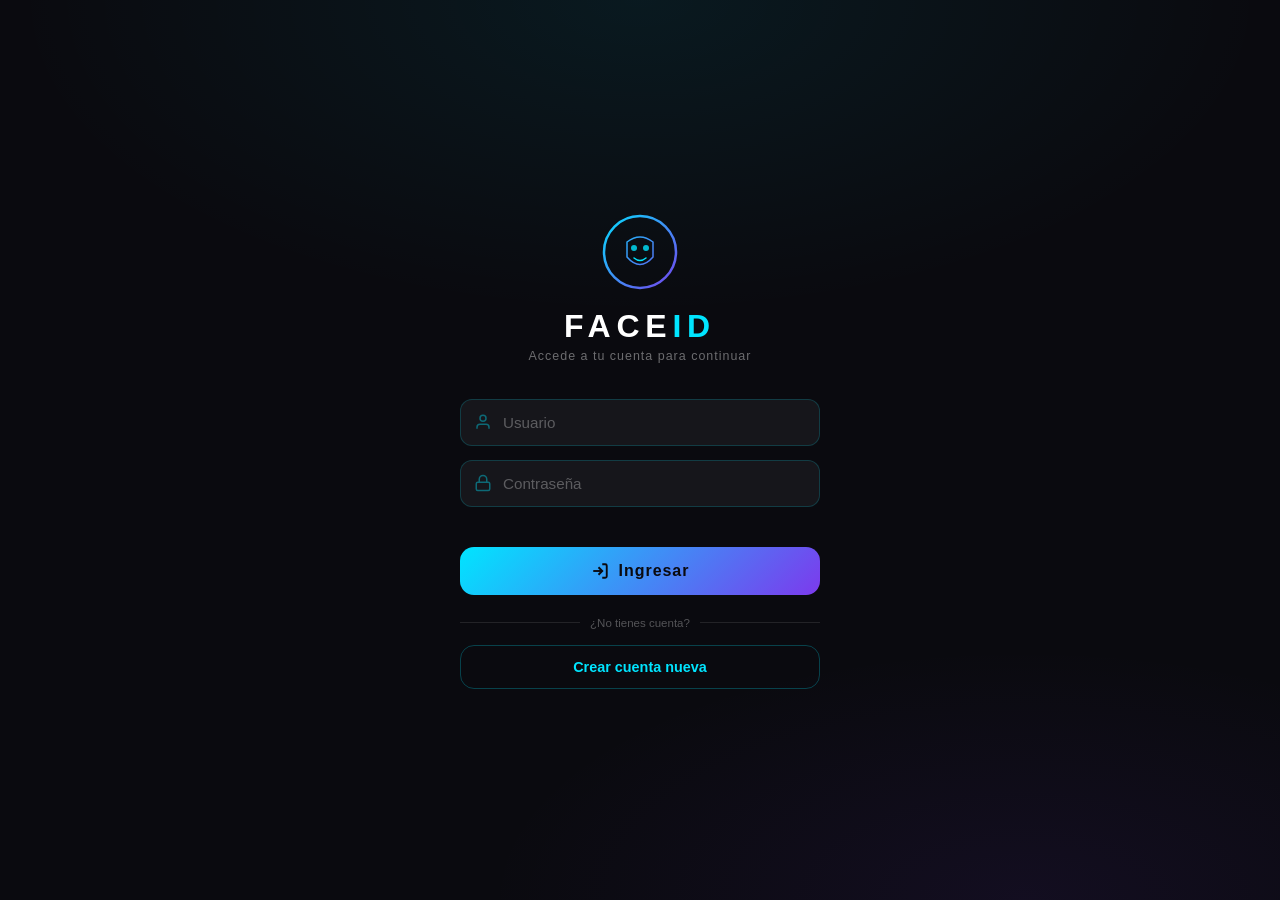
<file: index (4).html>
<!DOCTYPE html>
<html lang="es">
<head>
  <meta charset="UTF-8" />
  <meta http-equiv="refresh" content="0; url=login.html" />
  <meta name="viewport" content="width=device-width, initial-scale=1.0" />
  <title>FaceID App</title>
  <style>body{background:#0a0a0f;margin:0;}</style>
</head>
<body>
  <script>window.location.replace('login.html');</script>
</body>
</html>
</file>
<file: style.css>
/* ===========================
   VARIABLES & RESET
=========================== */
:root {
  --bg: #0a0a0f;
  --bg2: #0f0f1a;
  --card: #13131f;
  --border: rgba(0, 229, 255, 0.12);
  --border2: rgba(0, 229, 255, 0.25);
  --cyan: #00e5ff;
  --purple: #7c3aed;
  --green: #00ff88;
  --red: #ff3b5c;
  --yellow: #ffd60a;
  --text: #e8eaf0;
  --muted: rgba(232, 234, 240, 0.45);
  --radius: 16px;
  --font-mono: 'Courier New', Courier, monospace;
}

* {
  margin: 0; padding: 0; box-sizing: border-box;
  -webkit-tap-highlight-color: transparent;
  -webkit-font-smoothing: antialiased;
}

html, body {
  width: 100%; height: 100%; overflow: hidden;
  background: var(--bg);
  color: var(--text);
  font-family: -apple-system, BlinkMacSystemFont, 'SF Pro Display', sans-serif;
  user-select: none;
}

/* ===========================
   SCREENS
=========================== */
.screen {
  position: fixed; inset: 0;
  background: var(--bg);
  display: none;
  flex-direction: column;
  overflow-y: auto;
  -webkit-overflow-scrolling: touch;
  opacity: 0;
  transform: translateX(30px);
  transition: opacity 0.35s ease, transform 0.35s ease;
}

.screen.active {
  display: flex;
  opacity: 1;
  transform: translateX(0);
}

/* ===========================
   HOME SCREEN
=========================== */
.home-bg {
  position: fixed; inset: 0; z-index: 0;
  background:
    radial-gradient(ellipse 60% 50% at 80% 10%, rgba(124, 58, 237, 0.18) 0%, transparent 70%),
    radial-gradient(ellipse 50% 40% at 20% 90%, rgba(0, 229, 255, 0.12) 0%, transparent 70%);
  pointer-events: none;
}

.home-content {
  position: relative; z-index: 1;
  display: flex; flex-direction: column;
  align-items: center;
  padding: env(safe-area-inset-top, 60px) 28px 40px;
  min-height: 100vh;
  justify-content: center;
  gap: 0;
}

.logo-wrap {
  margin-bottom: 24px;
}

.logo-ring {
  width: 90px; height: 90px;
  animation: pulse-ring 3s ease-in-out infinite;
  filter: drop-shadow(0 0 20px rgba(0, 229, 255, 0.4));
}

@keyframes pulse-ring {
  0%, 100% { transform: scale(1); filter: drop-shadow(0 0 20px rgba(0, 229, 255, 0.4)); }
  50% { transform: scale(1.05); filter: drop-shadow(0 0 35px rgba(0, 229, 255, 0.65)); }
}

.app-title {
  font-size: 52px;
  font-weight: 800;
  letter-spacing: 6px;
  line-height: 1;
  margin-bottom: 10px;
  color: #fff;
}

.app-title span {
  color: var(--cyan);
}

.app-sub {
  color: var(--muted);
  font-size: 14px;
  letter-spacing: 1px;
  margin-bottom: 48px;
  text-align: center;
}

.home-steps {
  width: 100%;
  display: flex;
  flex-direction: column;
  gap: 12px;
  margin-bottom: 32px;
}

.step {
  display: flex;
  align-items: center;
  gap: 16px;
  background: var(--card);
  border: 1px solid var(--border);
  border-radius: 12px;
  padding: 14px 18px;
}

.step-num {
  font-family: var(--font-mono);
  font-size: 11px;
  color: var(--cyan);
  letter-spacing: 2px;
  min-width: 28px;
}

.step-text {
  font-size: 14px;
  color: var(--text);
}

/* Botones extra en home (Historial / Stats) */
.home-extra-btns {
  display: flex;
  gap: 12px;
  margin-top: 20px;
  width: 100%;
  max-width: 320px;
}

.btn-outline-sm {
  flex: 1;
  display: flex;
  align-items: center;
  justify-content: center;
  gap: 6px;
  background: transparent;
  border: 1px solid var(--border2);
  color: var(--cyan);
  border-radius: 12px;
  padding: 12px 16px;
  font-size: 13px;
  font-weight: 600;
  cursor: pointer;
  transition: background 0.2s;
}

.btn-outline-sm:active {
  background: rgba(0, 229, 255, 0.08);
}

/* ===========================
   BUTTONS
=========================== */
.btn-main {
  display: flex; align-items: center; justify-content: center;
  gap: 10px;
  background: linear-gradient(135deg, var(--cyan), var(--purple));
  color: #fff;
  border: none;
  border-radius: 14px;
  padding: 17px 32px;
  font-size: 16px;
  font-weight: 700;
  letter-spacing: 0.5px;
  cursor: pointer;
  width: 100%;
  max-width: 320px;
  transition: transform 0.15s, box-shadow 0.15s;
  box-shadow: 0 4px 24px rgba(0, 229, 255, 0.25);
}

.btn-main:active {
  transform: scale(0.96);
}

.btn-sm {
  max-width: 160px;
  padding: 13px 24px;
  font-size: 15px;
}

.btn-ghost {
  background: transparent;
  color: var(--muted);
  border: 1px solid var(--border);
  border-radius: 12px;
  padding: 13px 24px;
  font-size: 15px;
  cursor: pointer;
  flex: 1;
}

.btn-back {
  background: rgba(255,255,255,0.06);
  border: 1px solid var(--border);
  color: var(--text);
  width: 40px; height: 40px;
  border-radius: 12px;
  display: flex; align-items: center; justify-content: center;
  cursor: pointer;
}

.btn-icon {
  background: rgba(0, 229, 255, 0.1);
  border: 1px solid var(--border2);
  color: var(--cyan);
  width: 40px; height: 40px;
  border-radius: 12px;
  display: flex; align-items: center; justify-content: center;
  cursor: pointer;
}

.btn-danger-icon {
  background: rgba(255, 59, 92, 0.1);
  border-color: rgba(255, 59, 92, 0.3);
  color: var(--red);
}

/* ===========================
   TOP BAR
=========================== */
.topbar {
  display: flex; align-items: center; justify-content: space-between;
  padding: env(safe-area-inset-top, 20px) 20px 16px;
  padding-top: calc(env(safe-area-inset-top, 0px) + 20px);
  border-bottom: 1px solid var(--border);
  flex-shrink: 0;
}

.topbar h2 {
  font-size: 18px;
  font-weight: 700;
  letter-spacing: 2px;
  color: var(--text);
}

/* ===========================
   PEOPLE SCREEN
=========================== */
.people-info {
  text-align: center;
  padding: 40px 28px;
  color: var(--muted);
  font-size: 14px;
}

.people-info.hidden { display: none; }

.people-grid {
  display: grid;
  grid-template-columns: 1fr 1fr;
  gap: 14px;
  padding: 16px 16px 120px;
}

.person-card {
  background: var(--card);
  border: 1px solid var(--border);
  border-radius: 16px;
  overflow: hidden;
  position: relative;
  animation: card-in 0.4s ease forwards;
}

@keyframes card-in {
  from { opacity: 0; transform: scale(0.9); }
  to { opacity: 1; transform: scale(1); }
}

.person-card img {
  width: 100%;
  aspect-ratio: 1;
  object-fit: cover;
  display: block;
}

.person-card-no-img {
  width: 100%;
  aspect-ratio: 1;
  display: flex; align-items: center; justify-content: center;
  background: linear-gradient(135deg, rgba(0,229,255,0.08), rgba(124,58,237,0.08));
  font-size: 40px;
}

.person-info {
  padding: 10px 12px;
  display: flex; align-items: center; justify-content: space-between;
}

.person-name {
  font-size: 13px;
  font-weight: 600;
  color: var(--text);
  white-space: nowrap;
  overflow: hidden;
  text-overflow: ellipsis;
  max-width: 80px;
}

.person-count {
  font-size: 10px;
  font-family: var(--font-mono);
  color: var(--cyan);
  background: rgba(0, 229, 255, 0.1);
  padding: 2px 7px;
  border-radius: 20px;
}

.delete-btn {
  position: absolute;
  top: 8px; right: 8px;
  background: rgba(255, 59, 92, 0.85);
  border: none;
  border-radius: 8px;
  width: 28px; height: 28px;
  display: flex; align-items: center; justify-content: center;
  color: white;
  cursor: pointer;
  font-size: 14px;
  font-weight: 700;
}

.bottom-bar {
  position: fixed;
  bottom: 0; left: 0; right: 0;
  padding: 16px 20px calc(env(safe-area-inset-bottom, 0px) + 16px);
  background: linear-gradient(to top, var(--bg) 70%, transparent);
  display: flex; justify-content: center;
}

.btn-cam {
  max-width: 280px;
}

/* ===========================
   MODAL
=========================== */
.modal-overlay {
  position: fixed; inset: 0; z-index: 100;
  background: rgba(0,0,0,0.75);
  display: none; align-items: flex-end; justify-content: center;
  backdrop-filter: blur(6px);
}

.modal-overlay.open {
  display: flex;
}

.modal-box {
  background: var(--bg2);
  border: 1px solid var(--border2);
  border-radius: 24px 24px 0 0;
  padding: 28px 24px calc(env(safe-area-inset-bottom, 0px) + 28px);
  width: 100%; max-width: 500px;
  display: flex; flex-direction: column; gap: 18px;
  animation: slide-up 0.35s cubic-bezier(0.25, 0.8, 0.25, 1) forwards;
}

@keyframes slide-up {
  from { transform: translateY(100%); }
  to { transform: translateY(0); }
}

.modal-box h3 {
  font-size: 20px;
  font-weight: 700;
  letter-spacing: 1px;
  color: var(--text);
  text-align: center;
}

.input-wrap input {
  width: 100%;
  background: rgba(255,255,255,0.05);
  border: 1px solid var(--border);
  border-radius: 12px;
  padding: 14px 16px;
  color: var(--text);
  font-size: 16px;
  outline: none;
  transition: border-color 0.2s;
}

.input-wrap input:focus {
  border-color: var(--cyan);
}

.input-wrap input::placeholder {
  color: var(--muted);
}

.photo-upload-area {
  background: rgba(0, 229, 255, 0.04);
  border: 1.5px dashed rgba(0, 229, 255, 0.3);
  border-radius: 14px;
  cursor: pointer;
  transition: border-color 0.2s, background 0.2s;
}

.photo-upload-area:active {
  background: rgba(0, 229, 255, 0.09);
  border-color: var(--cyan);
}

.upload-preview {
  display: flex; flex-direction: column;
  align-items: center; justify-content: center;
  padding: 24px;
  gap: 8px;
}

.upload-preview span {
  font-size: 14px;
  color: var(--cyan);
  font-weight: 600;
}

.upload-preview small {
  font-size: 12px;
  color: var(--muted);
  text-align: center;
}

.photo-thumbs {
  display: flex; flex-wrap: wrap; gap: 8px;
  min-height: 0;
}

.thumb-img {
  width: 60px; height: 60px;
  object-fit: cover;
  border-radius: 10px;
  border: 1px solid var(--border2);
}

.modal-actions {
  display: flex; gap: 12px;
  margin-top: 4px;
}

/* ===========================
   CAMERA SCREEN
=========================== */
#screen-camera {
  background: #000;
  overflow: hidden;
  display: none;
  flex-direction: column;
}

#screen-camera.active {
  display: flex;
}

.cam-container {
  position: relative;
  flex: 1;
  display: flex; align-items: center; justify-content: center;
  overflow: hidden;
}

#video {
  width: 100%;
  height: 100%;
  object-fit: cover;
  display: block;
}

#overlay-canvas {
  position: absolute; inset: 0;
  width: 100%; height: 100%;
  pointer-events: none;
}

.cam-hud-top {
  position: absolute;
  top: 0; left: 0; right: 0;
  display: flex; align-items: center; justify-content: space-between;
  padding: calc(env(safe-area-inset-top, 0px) + 16px) 16px 16px;
  background: linear-gradient(to bottom, rgba(0,0,0,0.7), transparent);
  z-index: 10;
}

.cam-title {
  font-family: var(--font-mono);
  font-size: 11px;
  letter-spacing: 3px;
  color: var(--cyan);
  text-shadow: 0 0 10px var(--cyan);
}

.btn-cam-back {
  background: rgba(0,0,0,0.4);
  border-color: rgba(255,255,255,0.15);
}

.result-panel {
  position: absolute;
  bottom: 0; left: 0; right: 0;
  display: flex; flex-direction: column;
  align-items: center;
  padding: 20px 20px calc(env(safe-area-inset-bottom, 0px) + 24px);
  background: linear-gradient(to top, rgba(0,0,0,0.85) 60%, transparent);
  z-index: 10;
  gap: 6px;
  transition: all 0.35s ease;
}

.result-icon {
  width: 54px; height: 54px;
  border-radius: 50%;
  background: rgba(255,255,255,0.08);
  border: 1.5px solid rgba(255,255,255,0.2);
  display: flex; align-items: center; justify-content: center;
  color: var(--muted);
  transition: all 0.35s ease;
}

.result-icon.found {
  background: rgba(0, 255, 136, 0.15);
  border-color: var(--green);
  color: var(--green);
  box-shadow: 0 0 30px rgba(0, 255, 136, 0.4);
}

.result-icon.unknown {
  background: rgba(255, 59, 92, 0.15);
  border-color: var(--red);
  color: var(--red);
  box-shadow: 0 0 30px rgba(255, 59, 92, 0.3);
}

.result-icon.scanning {
  background: rgba(0, 229, 255, 0.1);
  border-color: var(--cyan);
  color: var(--cyan);
  animation: icon-pulse 1.5s ease-in-out infinite;
}

@keyframes icon-pulse {
  0%, 100% { box-shadow: 0 0 15px rgba(0, 229, 255, 0.3); }
  50% { box-shadow: 0 0 35px rgba(0, 229, 255, 0.65); }
}

.result-text {
  font-size: 20px;
  font-weight: 800;
  color: var(--text);
  letter-spacing: 0.5px;
  transition: all 0.3s;
  text-align: center;
}

.result-sub {
  font-size: 13px;
  color: var(--muted);
  transition: all 0.3s;
  text-align: center;
}

.corner {
  position: absolute;
  width: 32px; height: 32px;
  border-color: var(--cyan);
  border-style: solid;
  opacity: 0.7;
  z-index: 5;
}

.corner.tl { top: 80px; left: 20px; border-width: 2px 0 0 2px; }
.corner.tr { top: 80px; right: 20px; border-width: 2px 2px 0 0; }
.corner.bl { bottom: 160px; left: 20px; border-width: 0 0 2px 2px; }
.corner.br { bottom: 160px; right: 20px; border-width: 0 2px 2px 0; }

.scan-line {
  position: absolute;
  left: 20px; right: 20px;
  height: 1.5px;
  background: linear-gradient(to right, transparent, var(--cyan), transparent);
  top: 80px;
  z-index: 6;
  opacity: 0;
  box-shadow: 0 0 8px var(--cyan);
}

.scan-line.active {
  opacity: 0.8;
  animation: scan 2s linear infinite;
}

@keyframes scan {
  0% { top: 82px; }
  50% { top: calc(100% - 164px); }
  100% { top: 82px; }
}

.model-status {
  position: absolute;
  inset: 0;
  background: rgba(0,0,0,0.82);
  display: flex; flex-direction: column;
  align-items: center; justify-content: center;
  gap: 18px;
  z-index: 50;
  transition: opacity 0.4s;
}

.model-status.hidden {
  opacity: 0;
  pointer-events: none;
}

.loading-spinner {
  width: 44px; height: 44px;
  border: 2.5px solid rgba(0, 229, 255, 0.2);
  border-top-color: var(--cyan);
  border-radius: 50%;
  animation: spin 0.8s linear infinite;
}

@keyframes spin {
  to { transform: rotate(360deg); }
}

#model-status-text {
  font-size: 14px;
  color: var(--muted);
  font-family: var(--font-mono);
  letter-spacing: 1px;
}

/* ===========================
   HISTORIAL (NUEVO)
=========================== */
.history-toolbar {
  display: flex;
  align-items: center;
  justify-content: space-between;
  padding: 12px 20px;
  border-bottom: 1px solid var(--border);
  flex-shrink: 0;
}

.btn-export {
  display: flex;
  align-items: center;
  gap: 6px;
  background: rgba(0, 229, 255, 0.1);
  border: 1px solid var(--border2);
  color: var(--cyan);
  border-radius: 10px;
  padding: 9px 14px;
  font-size: 13px;
  font-weight: 600;
  cursor: pointer;
  transition: background 0.2s;
}

.btn-export:active {
  background: rgba(0, 229, 255, 0.2);
}

.history-count {
  font-family: var(--font-mono);
  font-size: 12px;
  color: var(--muted);
}

.history-list {
  flex: 1;
  overflow-y: auto;
  padding: 12px 16px 32px;
  display: flex;
  flex-direction: column;
  gap: 8px;
}

.history-item {
  display: flex;
  align-items: center;
  gap: 12px;
  background: var(--card);
  border: 1px solid var(--border);
  border-radius: 12px;
  padding: 12px 14px;
  animation: card-in 0.3s ease forwards;
}

.history-dot {
  width: 10px; height: 10px;
  border-radius: 50%;
  flex-shrink: 0;
}

.history-info {
  flex: 1;
  min-width: 0;
}

.history-name {
  font-size: 14px;
  font-weight: 600;
  color: var(--text);
  white-space: nowrap;
  overflow: hidden;
  text-overflow: ellipsis;
}

.history-time {
  font-size: 11px;
  color: var(--muted);
  font-family: var(--font-mono);
  margin-top: 2px;
}

.history-right {
  display: flex;
  flex-direction: column;
  align-items: flex-end;
  gap: 4px;
  flex-shrink: 0;
}

.history-tag {
  font-size: 10px;
  font-weight: 700;
  padding: 2px 8px;
  border-radius: 20px;
  letter-spacing: 0.5px;
}

.tag-known {
  background: rgba(0, 255, 136, 0.12);
  color: var(--green);
  border: 1px solid rgba(0, 255, 136, 0.3);
}

.tag-unknown {
  background: rgba(255, 59, 92, 0.12);
  color: var(--red);
  border: 1px solid rgba(255, 59, 92, 0.3);
}

.history-conf {
  font-size: 11px;
  font-family: var(--font-mono);
  color: var(--cyan);
}

/* ===========================
   ESTADÍSTICAS (NUEVO)
=========================== */
.stats-summary {
  display: grid;
  grid-template-columns: 1fr 1fr;
  gap: 12px;
  padding: 16px;
  flex-shrink: 0;
}

.stat-card {
  background: var(--card);
  border: 1px solid var(--border);
  border-radius: 14px;
  padding: 16px;
  text-align: center;
}

.stat-card-red {
  border-color: rgba(255, 59, 92, 0.2);
  background: rgba(255, 59, 92, 0.05);
}

.stat-value {
  font-size: 32px;
  font-weight: 800;
  color: var(--cyan);
  line-height: 1;
  margin-bottom: 6px;
}

.stat-card-red .stat-value {
  color: var(--red);
}

.stat-label {
  font-size: 11px;
  color: var(--muted);
  line-height: 1.3;
}

.stats-section-title {
  font-size: 12px;
  font-weight: 700;
  letter-spacing: 2px;
  color: var(--muted);
  text-transform: uppercase;
  padding: 0 16px 10px;
  flex-shrink: 0;
}

.stats-bars {
  padding: 0 16px 8px;
  display: flex;
  flex-direction: column;
  gap: 10px;
  flex-shrink: 0;
}

.stat-bar-row {
  display: flex;
  align-items: center;
  gap: 10px;
}

.stat-bar-name {
  font-size: 12px;
  color: var(--text);
  min-width: 80px;
  white-space: nowrap;
  overflow: hidden;
  text-overflow: ellipsis;
}

.stat-bar-track {
  flex: 1;
  height: 6px;
  background: rgba(255,255,255,0.06);
  border-radius: 10px;
  overflow: hidden;
}

.stat-bar-fill {
  height: 100%;
  border-radius: 10px;
  transition: width 0.6s ease;
  box-shadow: 0 0 6px currentColor;
}

.stat-bar-val {
  font-size: 12px;
  font-family: var(--font-mono);
  color: var(--muted);
  min-width: 24px;
  text-align: right;
}

/* Gráfica por hora */
.hour-chart {
  display: flex;
  align-items: flex-end;
  gap: 3px;
  padding: 0 16px 32px;
  height: 100px;
  flex-shrink: 0;
}

.hour-col {
  flex: 1;
  display: flex;
  flex-direction: column;
  align-items: center;
  height: 100%;
}

.hour-bar-wrap {
  flex: 1;
  width: 100%;
  display: flex;
  align-items: flex-end;
}

.hour-bar {
  width: 100%;
  background: linear-gradient(to top, var(--cyan), var(--purple));
  border-radius: 3px 3px 0 0;
  min-height: 2px;
  transition: height 0.5s ease;
}

.hour-label {
  font-size: 8px;
  color: var(--muted);
  font-family: var(--font-mono);
  margin-top: 3px;
}

/* ===========================
   EMPTY STATE
=========================== */
.empty-state {
  display: flex;
  flex-direction: column;
  align-items: center;
  gap: 10px;
  padding: 48px 28px;
  text-align: center;
  color: var(--muted);
}

.empty-state p {
  font-size: 14px;
}

.empty-state small {
  font-size: 12px;
  color: rgba(232, 234, 240, 0.3);
}
</file>
